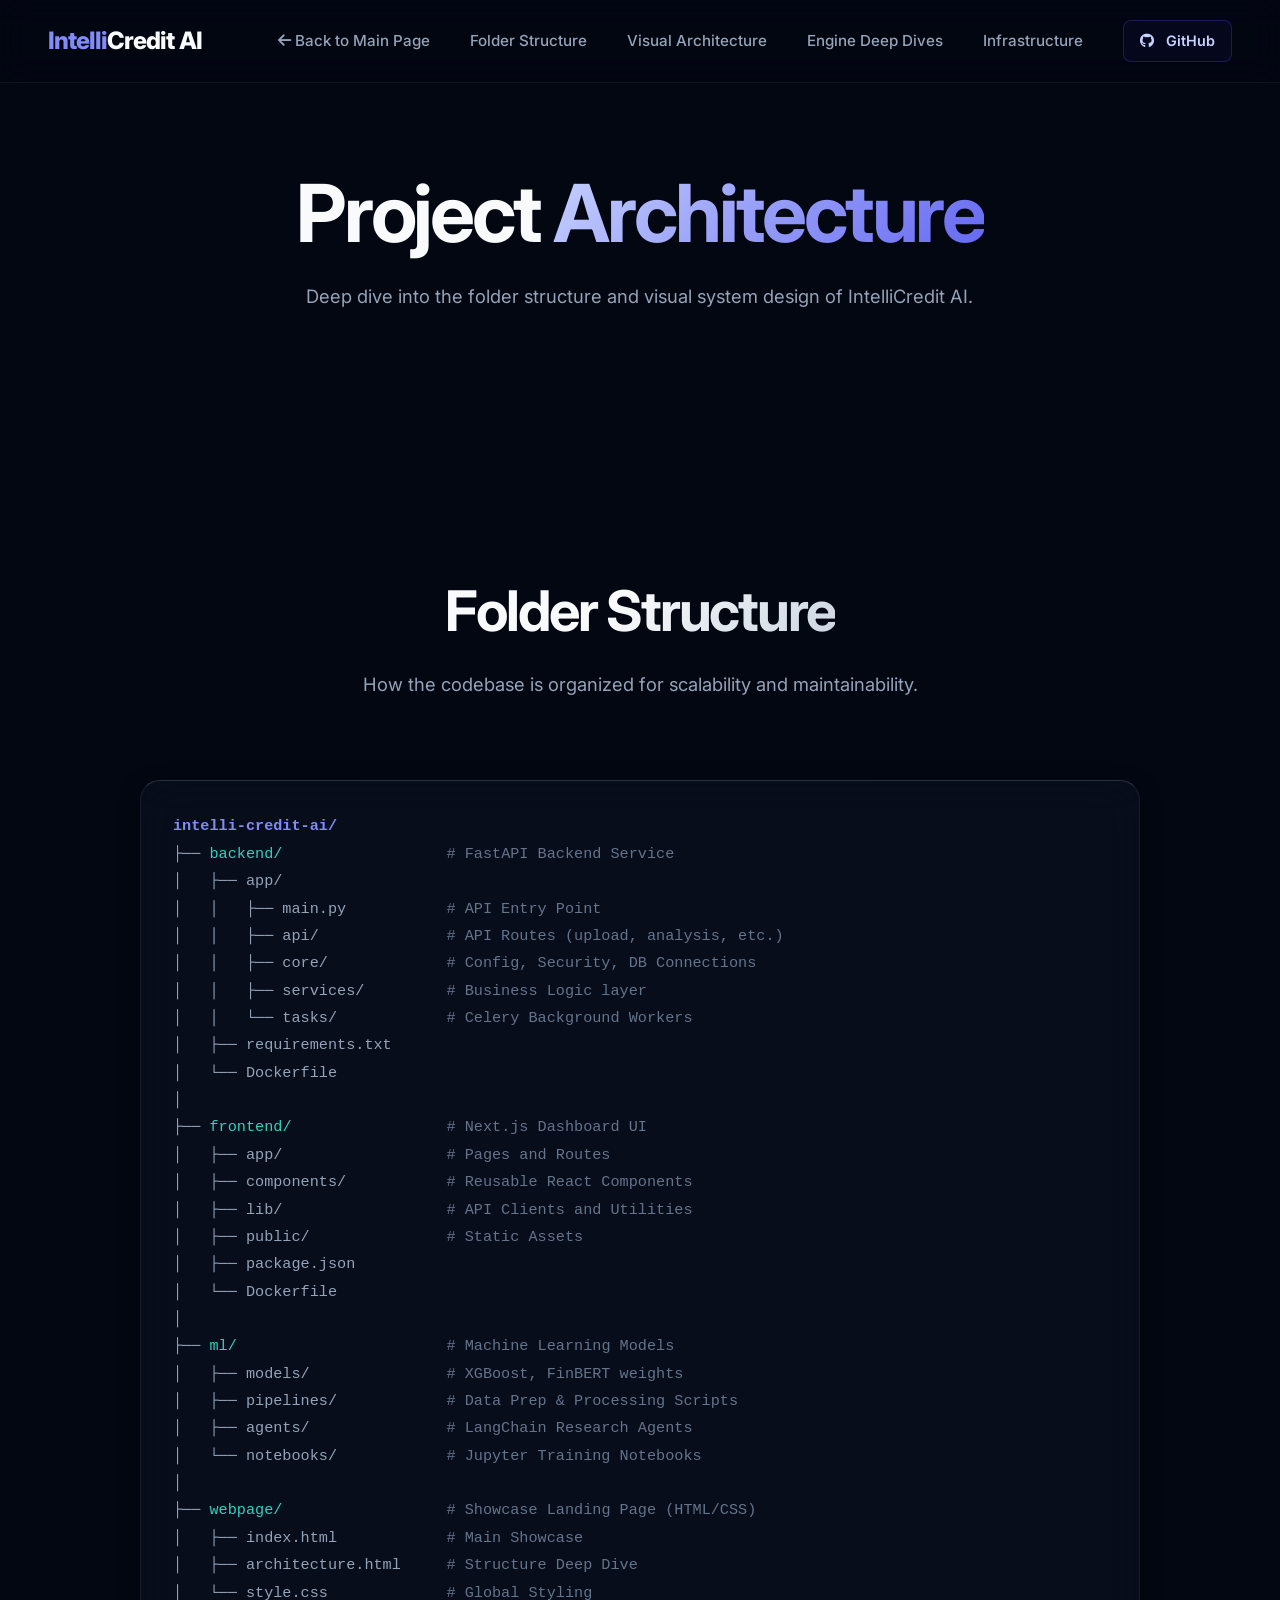
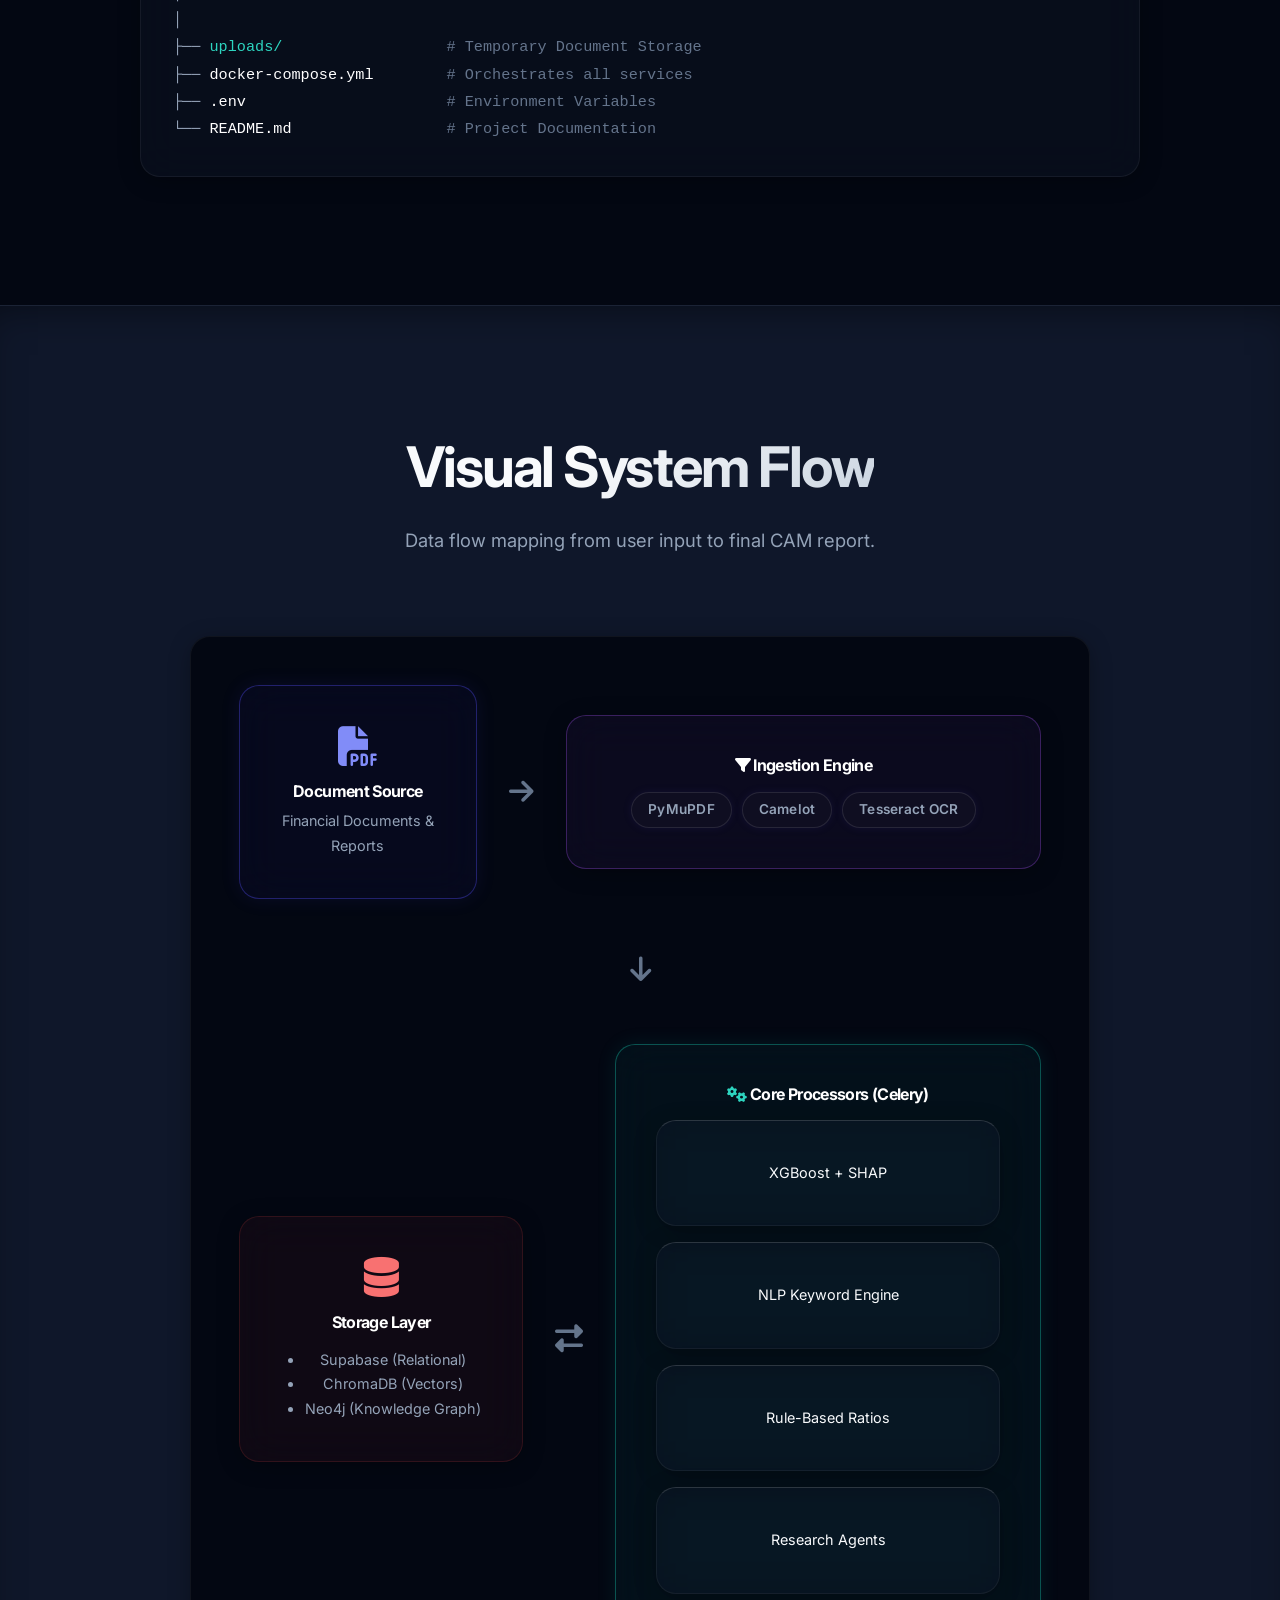
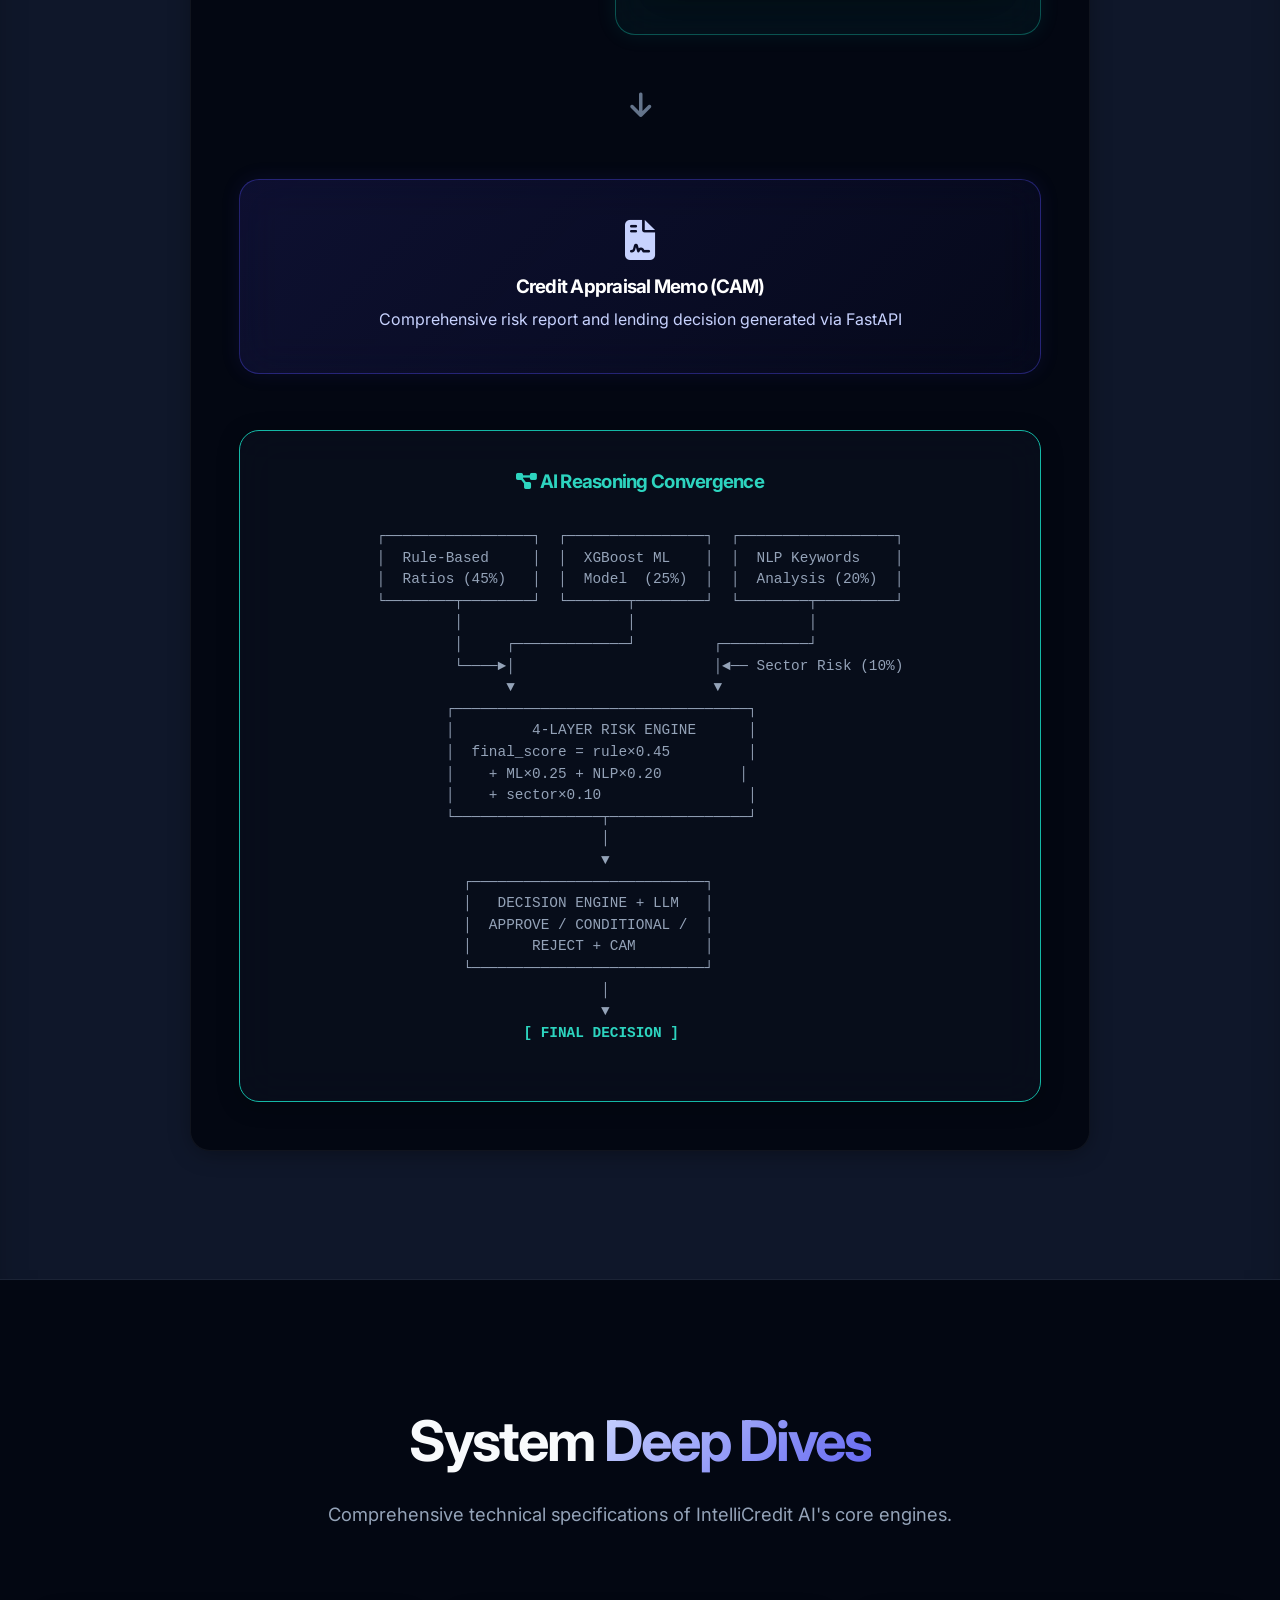
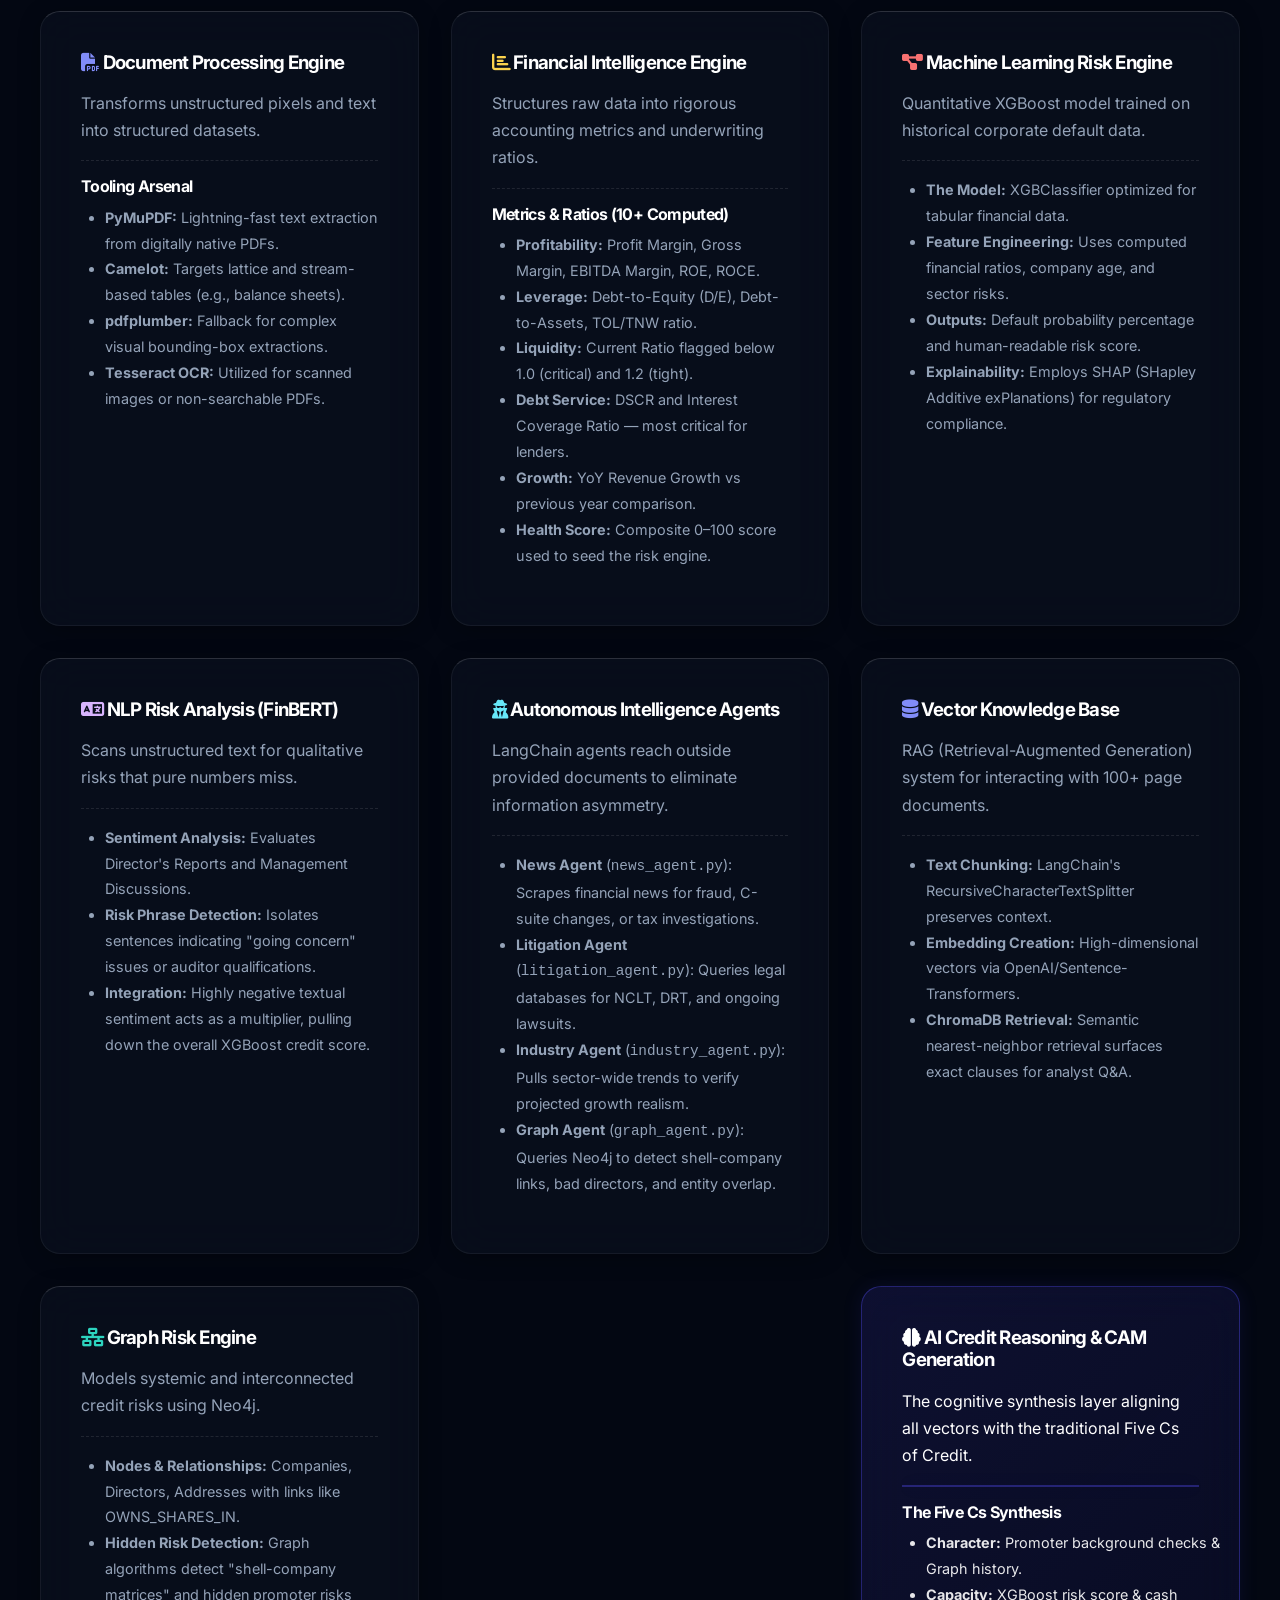
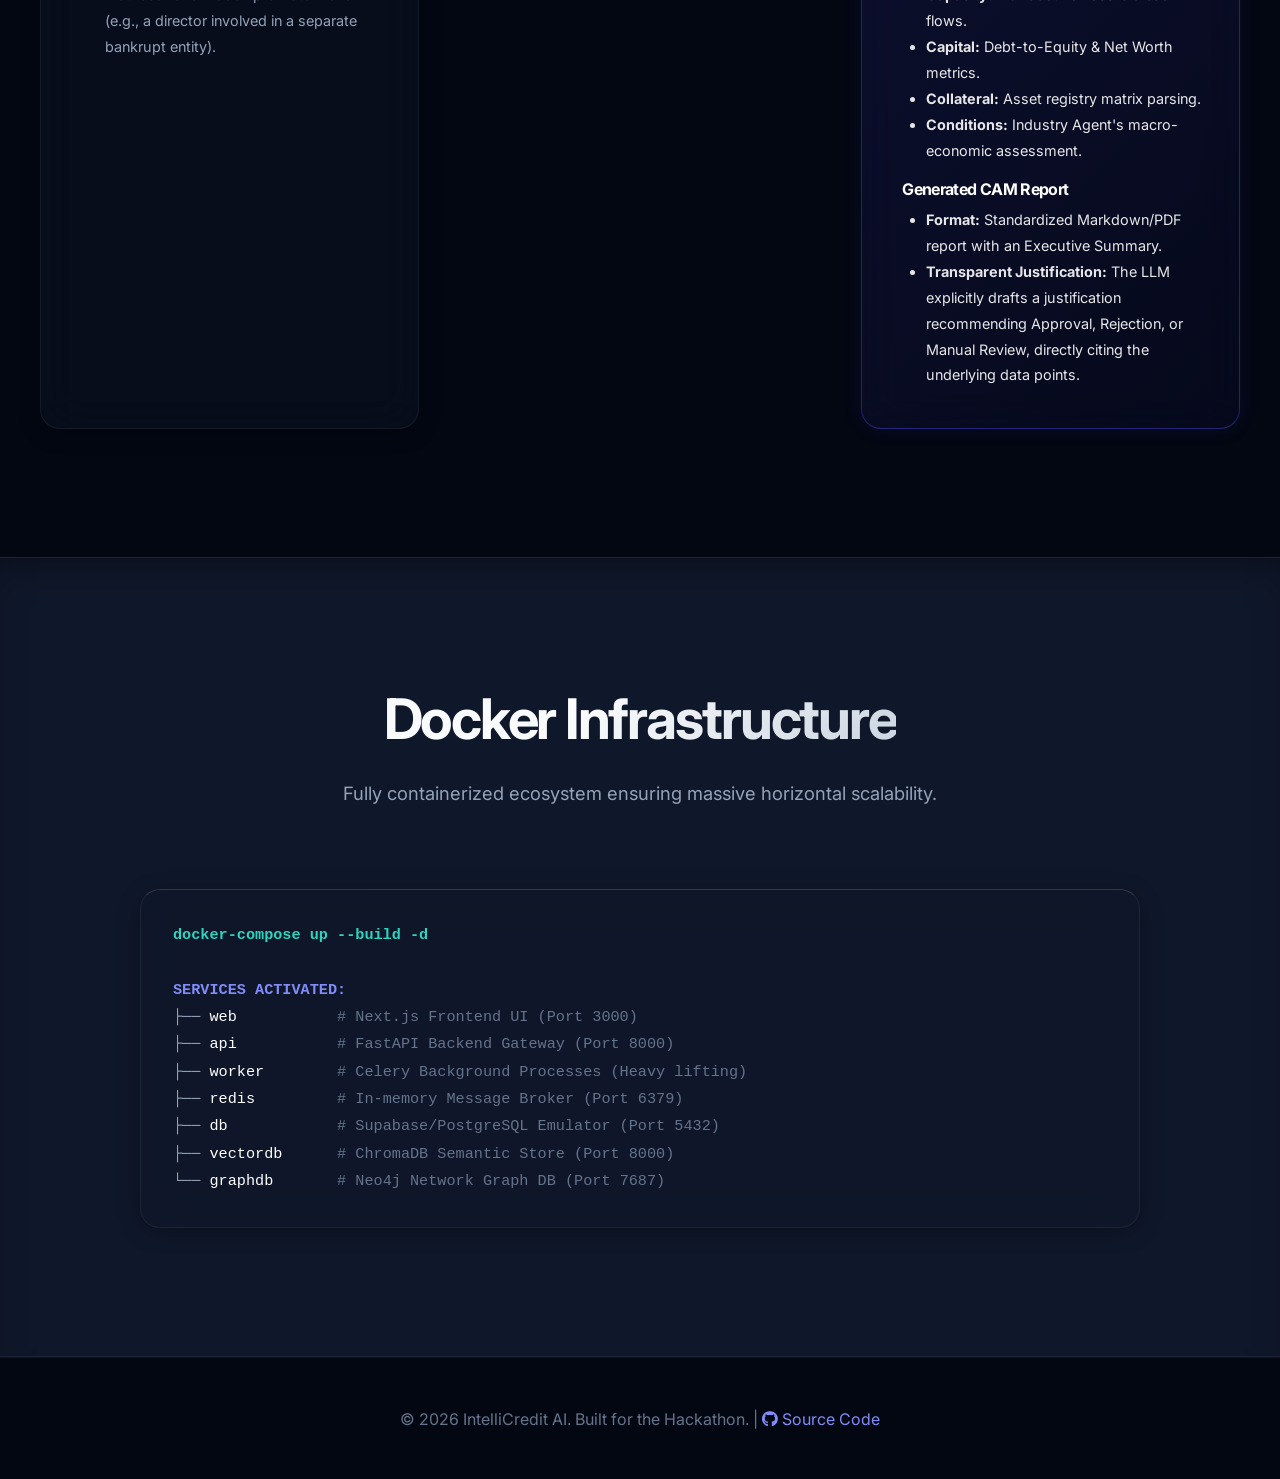
<file: architecture.html>
<!DOCTYPE html>
<html lang="en">

<head>
    <meta charset="UTF-8">
    <meta name="viewport" content="width=device-width, initial-scale=1.0">
    <title>IntelliCredit AI - Architecture & Structure</title>
    <!-- Favicon -->
    <link rel="icon" href="data:image/svg+xml,<svg xmlns='http://www.w3.org/2000/svg' viewBox='0 0 100 100'><text y='.9em' font-size='90'>🧠</text></svg>">
    <link rel="stylesheet" href="https://cdnjs.cloudflare.com/ajax/libs/font-awesome/6.4.0/css/all.min.css">
    <link href="https://fonts.googleapis.com/css2?family=Inter:wght@300;400;500;600;700;800&display=swap"
        rel="stylesheet">
    <link rel="stylesheet" href="style.css">
</head>

<body>
    <div class="bg-gradient-radial"></div>

    <header class="header">
        <div class="logo">
            <span class="text-primary">Intelli</span>Credit AI
        </div>
        <nav class="nav-links">
            <a href="index.html"><i class="fas fa-arrow-left"></i> Back to Main Page</a>
            <a href="#structure">Folder Structure</a>
            <a href="#visuals">Visual Architecture</a>
            <a href="#engines">Engine Deep Dives</a>
            <a href="#infrastructure">Infrastructure</a>
            <a href="https://github.com/manav-Mnv/intelli-credit-ai-1.0.git" target="_blank" class="btn btn-outline-primary btn-sm"><i class="fab fa-github"></i> GitHub</a>
        </nav>
    </header>

    <section class="section hero" style="min-height: 50vh; padding-top: 10rem;">
        <div class="container text-center hero-content">
            <h1 class="animate-fade-in mb-1">
                Project <span class="text-gradient-primary">Architecture</span>
            </h1>
            <p class="animate-fade-in text-secondary subtitle delay-1">
                Deep dive into the folder structure and visual system design of IntelliCredit AI.
            </p>
        </div>
    </section>

    <!-- Project Structure Section -->
    <section class="section container" id="structure">
        <div class="section-header text-center">
            <h2>Folder <span class="text-gradient">Structure</span></h2>
            <p class="text-secondary subtitle">
                How the codebase is organized for scalability and maintainability.
            </p>
        </div>

        <div class="glass-card max-w-1000 mx-auto" style="overflow-x: auto; padding: 2rem;">
            <pre style="font-family: monospace; color: var(--text-secondary); line-height: 1.8; font-size: 0.95rem;">
<span class="text-primary bold">intelli-credit-ai/</span>
├── <span class="text-accent">backend/</span>                  <span class="text-muted"># FastAPI Backend Service</span>
│   ├── app/
│   │   ├── main.py           <span class="text-muted"># API Entry Point</span>
│   │   ├── api/              <span class="text-muted"># API Routes (upload, analysis, etc.)</span>
│   │   ├── core/             <span class="text-muted"># Config, Security, DB Connections</span>
│   │   ├── services/         <span class="text-muted"># Business Logic layer</span>
│   │   └── tasks/            <span class="text-muted"># Celery Background Workers</span>
│   ├── requirements.txt
│   └── Dockerfile
│
├── <span class="text-accent">frontend/</span>                 <span class="text-muted"># Next.js Dashboard UI</span>
│   ├── app/                  <span class="text-muted"># Pages and Routes</span>
│   ├── components/           <span class="text-muted"># Reusable React Components</span>
│   ├── lib/                  <span class="text-muted"># API Clients and Utilities</span>
│   ├── public/               <span class="text-muted"># Static Assets</span>
│   ├── package.json
│   └── Dockerfile
│
├── <span class="text-accent">ml/</span>                       <span class="text-muted"># Machine Learning Models</span>
│   ├── models/               <span class="text-muted"># XGBoost, FinBERT weights</span>
│   ├── pipelines/            <span class="text-muted"># Data Prep & Processing Scripts</span>
│   ├── agents/               <span class="text-muted"># LangChain Research Agents</span>
│   └── notebooks/            <span class="text-muted"># Jupyter Training Notebooks</span>
│
├── <span class="text-accent">webpage/</span>                  <span class="text-muted"># Showcase Landing Page (HTML/CSS)</span>
│   ├── index.html            <span class="text-muted"># Main Showcase</span>
│   ├── architecture.html     <span class="text-muted"># Structure Deep Dive</span>
│   └── style.css             <span class="text-muted"># Global Styling</span>
│
├── <span class="text-accent">uploads/</span>                  <span class="text-muted"># Temporary Document Storage</span>
├── <span class="text-white">docker-compose.yml</span>        <span class="text-muted"># Orchestrates all services</span>
├── <span class="text-white">.env</span>                      <span class="text-muted"># Environment Variables</span>
└── <span class="text-white">README.md</span>                 <span class="text-muted"># Project Documentation</span></pre>
        </div>
    </section>

    <!-- Visual Architecture Section -->
    <section class="section bg-secondary" id="visuals">
        <div class="container">
            <div class="section-header text-center">
                <h2>Visual <span class="text-gradient">System Flow</span></h2>
                <p class="text-secondary subtitle">
                    Data flow mapping from user input to final CAM report.
                </p>
            </div>

            <div class="architecture-diagram glass-card max-w-1000 mx-auto" style="background: var(--background);">

                <div class="flex-between w-100" style="gap: 2rem;">
                    <!-- User Input -->
                    <div style="flex: 1;">
                        <div class="glass-card text-center bg-primary-faint border-primary">
                            <i class="fas fa-file-pdf text-primary icon-xl mb-1"></i>
                            <h4 class="text-white">Document Source</h4>
                            <p class="text-secondary text-small mt-05">Financial Documents & Reports</p>
                        </div>
                    </div>

                    <i class="fas fa-arrow-right text-muted icon-large"></i>

                    <!-- Ingestion Layer -->
                    <div style="flex: 2;">
                        <div class="glass-card text-center bg-purple-faint border-purple">
                            <h4 class="text-white mb-1"><i class="fas fa-filter text-purple"></i> Ingestion Engine</h4>
                            <div class="badge-group center">
                                <span class="badge border-muted">PyMuPDF</span>
                                <span class="badge border-muted">Camelot</span>
                                <span class="badge border-muted">Tesseract OCR</span>
                            </div>
                        </div>
                    </div>
                </div>

                <div class="w-100 text-center my-2" style="margin: 2rem 0;">
                    <i class="fas fa-arrow-down text-muted icon-large"></i>
                </div>

                <div class="flex-between w-100" style="gap: 2rem;">
                    <!-- Data Lake -->
                    <div style="flex: 1;">
                        <div class="glass-card text-center bg-danger-faint border-danger h-100">
                            <i class="fas fa-database text-danger icon-xl mb-1"></i>
                            <h4 class="text-white">Storage Layer</h4>
                            <ul class="text-secondary text-left text-small mt-1" style="padding-left: 1.5rem;">
                                <li>Supabase (Relational)</li>
                                <li>ChromaDB (Vectors)</li>
                                <li>Neo4j (Knowledge Graph)</li>
                            </ul>
                        </div>
                    </div>

                    <div style="display: flex; flex-direction: column; justify-content: space-around;">
                        <i class="fas fa-exchange-alt text-muted icon-large"></i>
                    </div>

                    <!-- Processing Engine -->
                    <div style="flex: 1.5;">
                        <div class="glass-card text-center bg-accent-faint border-accent">
                            <h4 class="text-white mb-1"><i class="fas fa-cogs text-accent"></i> Core Processors (Celery)
                            </h4>
                            <div class="grid grid-2" style="gap: 1rem;">
                                <div class="glass-card p-1 text-small">XGBoost + SHAP</div>
                                <div class="glass-card p-1 text-small">NLP Keyword Engine</div>
                                <div class="glass-card p-1 text-small">Rule-Based Ratios</div>
                                <div class="glass-card p-1 text-small">Research Agents</div>
                            </div>
                        </div>
                    </div>
                </div>

                <div class="w-100 text-center my-2" style="margin: 2rem 0;">
                    <i class="fas fa-arrow-down text-muted icon-large"></i>
                </div>

                <!-- Final Output -->
                <div class="glass-card text-center primary-glow-bg border-primary w-100">
                    <i class="fas fa-file-contract icon-xl mb-1"></i>
                    <h3 class="text-white">Credit Appraisal Memo (CAM)</h3>
                    <p class="mt-05 font-bold">Comprehensive risk report and lending decision generated via FastAPI</p>
                </div>

                <!-- AI Reasoning Convergence Graph -->
                <div class="glass-card text-center bg-secondary w-100 mt-2"
                    style="border: 1px solid var(--accent); position: relative;">
                    <h3 class="text-accent mb-1"><i class="fas fa-project-diagram"></i> AI Reasoning Convergence</h3>
                    <div style="overflow-x: auto; padding: 1rem;">
                        <pre
                            style="font-family: monospace; color: var(--text-secondary); line-height: 1.5; font-size: 0.9rem; text-align: left; display: inline-block;">
┌─────────────────┐  ┌────────────────┐  ┌──────────────────┐
│  Rule-Based     │  │  XGBoost ML    │  │  NLP Keywords    │
│  Ratios (45%)   │  │  Model  (25%)  │  │  Analysis (20%)  │
└────────┬────────┘  └───────┬────────┘  └────────┬─────────┘
         │                   │                    │
         │     ┌─────────────┘         ┌──────────┘
         └────►│                       │◄── Sector Risk (10%)
               ▼                       ▼
        ┌──────────────────────────────────┐
        │         4-LAYER RISK ENGINE      │
        │  final_score = rule×0.45         │
        │    + ML×0.25 + NLP×0.20         │
        │    + sector×0.10                 │
        └─────────────────┬────────────────┘
                          │
                          ▼
          ┌───────────────────────────┐
          │   DECISION ENGINE + LLM   │
          │  APPROVE / CONDITIONAL /  │
          │       REJECT + CAM        │
          └───────────────────────────┘
                          │
                          ▼
                 <span class="text-accent bold">[ FINAL DECISION ]</span></pre>
                    </div>
                </div>

            </div>
        </div>
    </section>

    <!-- Deep Dive: Engines -->
    <section class="section container" id="engines">
        <div class="section-header text-center">
            <h2>System <span class="text-gradient-primary">Deep Dives</span></h2>
            <p class="text-secondary subtitle">
                Comprehensive technical specifications of IntelliCredit AI's core engines.
            </p>
        </div>

        <div class="grid grid-2" style="gap: 2rem;">

            <!-- Document Engine -->
            <div class="glass-card">
                <div class="flex-between mb-1">
                    <h3 class="text-white"><i class="fas fa-file-pdf text-primary mr-05"></i> Document Processing Engine
                    </h3>
                </div>
                <p class="text-secondary mb-1">Transforms unstructured pixels and text into structured datasets.</p>
                <div class="divider mb-1"></div>
                <h4 class="text-white mb-05">Tooling Arsenal</h4>
                <ul class="text-secondary text-small mb-1" style="padding-left: 1.5rem; line-height: 1.8;">
                    <li><strong>PyMuPDF:</strong> Lightning-fast text extraction from digitally native PDFs.</li>
                    <li><strong>Camelot:</strong> Targets lattice and stream-based tables (e.g., balance sheets).</li>
                    <li><strong>pdfplumber:</strong> Fallback for complex visual bounding-box extractions.</li>
                    <li><strong>Tesseract OCR:</strong> Utilized for scanned images or non-searchable PDFs.</li>
                </ul>
            </div>

            <!-- Financial Intelligence Engine -->
            <div class="glass-card">
                <div class="flex-between mb-1">
                    <h3 class="text-white"><i class="fas fa-chart-bar icon-orange mr-05"></i> Financial Intelligence
                        Engine</h3>
                </div>
                <p class="text-secondary mb-1">Structures raw data into rigorous accounting metrics and underwriting
                    ratios.</p>
                <div class="divider mb-1"></div>
                <h4 class="text-white mb-05">Metrics & Ratios (10+ Computed)</h4>
                <ul class="text-secondary text-small mb-1" style="padding-left: 1.5rem; line-height: 1.8;">
                    <li><strong>Profitability:</strong> Profit Margin, Gross Margin, EBITDA Margin, ROE, ROCE.</li>
                    <li><strong>Leverage:</strong> Debt-to-Equity (D/E), Debt-to-Assets, TOL/TNW ratio.</li>
                    <li><strong>Liquidity:</strong> Current Ratio flagged below 1.0 (critical) and 1.2 (tight).</li>
                    <li><strong>Debt Service:</strong> DSCR and Interest Coverage Ratio — most critical for lenders.</li>
                    <li><strong>Growth:</strong> YoY Revenue Growth vs previous year comparison.</li>
                    <li><strong>Health Score:</strong> Composite 0–100 score used to seed the risk engine.</li>
                </ul>
            </div>

            <!-- Machine Learning Risk Engine -->
            <div class="glass-card">
                <div class="flex-between mb-1">
                    <h3 class="text-white"><i class="fas fa-project-diagram text-danger mr-05"></i> Machine Learning
                        Risk Engine</h3>
                </div>
                <p class="text-secondary mb-1">Quantitative XGBoost model trained on historical corporate default data.
                </p>
                <div class="divider mb-1"></div>
                <ul class="text-secondary text-small mb-1" style="padding-left: 1.5rem; line-height: 1.8;">
                    <li><strong>The Model:</strong> XGBClassifier optimized for tabular financial data.</li>
                    <li><strong>Feature Engineering:</strong> Uses computed financial ratios, company age, and sector
                        risks.</li>
                    <li><strong>Outputs:</strong> Default probability percentage and human-readable risk score.</li>
                    <li><strong>Explainability:</strong> Employs SHAP (SHapley Additive exPlanations) for regulatory
                        compliance.</li>
                </ul>
            </div>

            <!-- NLP Risk Analysis -->
            <div class="glass-card">
                <div class="flex-between mb-1">
                    <h3 class="text-white"><i class="fas fa-language icon-purple mr-05"></i> NLP Risk Analysis (FinBERT)
                    </h3>
                </div>
                <p class="text-secondary mb-1">Scans unstructured text for qualitative risks that pure numbers miss.</p>
                <div class="divider mb-1"></div>
                <ul class="text-secondary text-small mb-1" style="padding-left: 1.5rem; line-height: 1.8;">
                    <li><strong>Sentiment Analysis:</strong> Evaluates Director's Reports and Management Discussions.
                    </li>
                    <li><strong>Risk Phrase Detection:</strong> Isolates sentences indicating "going concern" issues or
                        auditor qualifications.</li>
                    <li><strong>Integration:</strong> Highly negative textual sentiment acts as a multiplier, pulling
                        down the overall XGBoost credit score.</li>
                </ul>
            </div>

            <!-- Autonomous Intelligence Agents -->
            <div class="glass-card">
                <div class="flex-between mb-1">
                    <h3 class="text-white"><i class="fas fa-user-secret icon-cyan mr-05"></i> Autonomous Intelligence
                        Agents</h3>
                </div>
                <p class="text-secondary mb-1">LangChain agents reach outside provided documents to eliminate
                    information asymmetry.</p>
                <div class="divider mb-1"></div>
                <ul class="text-secondary text-small mb-1" style="padding-left: 1.5rem; line-height: 1.8;">
                    <li><strong>News Agent</strong> (<code>news_agent.py</code>): Scrapes financial news for fraud, C-suite changes, or tax investigations.</li>
                    <li><strong>Litigation Agent</strong> (<code>litigation_agent.py</code>): Queries legal databases for NCLT, DRT, and ongoing lawsuits.</li>
                    <li><strong>Industry Agent</strong> (<code>industry_agent.py</code>): Pulls sector-wide trends to verify projected growth realism.</li>
                    <li><strong>Graph Agent</strong> (<code>graph_agent.py</code>): Queries Neo4j to detect shell-company links, bad directors, and entity overlap.</li>
                </ul>
            </div>

            <!-- Vector Knowledge Base -->
            <div class="glass-card">
                <div class="flex-between mb-1">
                    <h3 class="text-white"><i class="fas fa-database text-primary mr-05"></i> Vector Knowledge Base</h3>
                </div>
                <p class="text-secondary mb-1">RAG (Retrieval-Augmented Generation) system for interacting with 100+
                    page documents.</p>
                <div class="divider mb-1"></div>
                <ul class="text-secondary text-small mb-1" style="padding-left: 1.5rem; line-height: 1.8;">
                    <li><strong>Text Chunking:</strong> LangChain's RecursiveCharacterTextSplitter preserves context.
                    </li>
                    <li><strong>Embedding Creation:</strong> High-dimensional vectors via OpenAI/Sentence-Transformers.
                    </li>
                    <li><strong>ChromaDB Retrieval:</strong> Semantic nearest-neighbor retrieval surfaces exact clauses
                        for analyst Q&A.</li>
                </ul>
            </div>

            <!-- Graph Risk Engine -->
            <div class="glass-card">
                <div class="flex-between mb-1">
                    <h3 class="text-white"><i class="fas fa-network-wired text-accent mr-05"></i> Graph Risk Engine</h3>
                </div>
                <p class="text-secondary mb-1">Models systemic and interconnected credit risks using Neo4j.</p>
                <div class="divider mb-1"></div>
                <ul class="text-secondary text-small mb-1" style="padding-left: 1.5rem; line-height: 1.8;">
                    <li><strong>Nodes & Relationships:</strong> Companies, Directors, Addresses with links like
                        OWNS_SHARES_IN.</li>
                    <li><strong>Hidden Risk Detection:</strong> Graph algorithms detect "shell-company matrices" and
                        hidden promoter risks (e.g., a director involved in a separate bankrupt entity).</li>
                </ul>
            </div>

            <!-- AI Credit Reasoning & CAM -->
            <div class="glass-card primary-glow-bg border-primary w-100" style="grid-column: span 1 / -1;">
                <div class="flex-between mb-1">
                    <h3 class="text-white"><i class="fas fa-brain text-white mr-05"></i> AI Credit Reasoning & CAM
                        Generation</h3>
                </div>
                <p class="text-white mb-1">The cognitive synthesis layer aligning all vectors with the traditional Five
                    Cs of Credit.</p>
                <div class="divider mb-1 border-primary"></div>
                <div class="grid grid-2" style="gap: 1rem;">
                    <div>
                        <h4 class="text-white mb-05">The Five Cs Synthesis</h4>
                        <ul class="text-white text-small" style="padding-left: 1.5rem; opacity: 0.9; line-height: 1.8;">
                            <li><strong>Character:</strong> Promoter background checks & Graph history.</li>
                            <li><strong>Capacity:</strong> XGBoost risk score & cash flows.</li>
                            <li><strong>Capital:</strong> Debt-to-Equity & Net Worth metrics.</li>
                            <li><strong>Collateral:</strong> Asset registry matrix parsing.</li>
                            <li><strong>Conditions:</strong> Industry Agent's macro-economic assessment.</li>
                        </ul>
                    </div>
                    <div>
                        <h4 class="text-white mb-05">Generated CAM Report</h4>
                        <ul class="text-white text-small" style="padding-left: 1.5rem; opacity: 0.9; line-height: 1.8;">
                            <li><strong>Format:</strong> Standardized Markdown/PDF report with an Executive Summary.
                            </li>
                            <li><strong>Transparent Justification:</strong> The LLM explicitly drafts a justification
                                recommending Approval, Rejection, or Manual Review, directly citing the underlying data
                                points.</li>
                        </ul>
                    </div>
                </div>
            </div>

        </div>
    </section>

    <!-- Deep Dive: Infrastructure -->
    <section class="section bg-secondary" id="infrastructure">
        <div class="container">
            <div class="section-header text-center">
                <h2>Docker <span class="text-gradient">Infrastructure</span></h2>
                <p class="text-secondary subtitle">
                    Fully containerized ecosystem ensuring massive horizontal scalability.
                </p>
            </div>

            <div class="glass-card max-w-1000 mx-auto" style="overflow-x: auto; padding: 2rem;">
                <pre
                    style="font-family: monospace; color: var(--text-secondary); line-height: 1.8; font-size: 0.95rem;">
<span class="text-accent bold">docker-compose up --build -d</span>

<span class="text-primary bold">SERVICES ACTIVATED:</span>
├── <span class="text-white">web</span>           <span class="text-muted"># Next.js Frontend UI (Port 3000)</span>
├── <span class="text-white">api</span>           <span class="text-muted"># FastAPI Backend Gateway (Port 8000)</span>
├── <span class="text-white">worker</span>        <span class="text-muted"># Celery Background Processes (Heavy lifting)</span>
├── <span class="text-white">redis</span>         <span class="text-muted"># In-memory Message Broker (Port 6379)</span>
├── <span class="text-white">db</span>            <span class="text-muted"># Supabase/PostgreSQL Emulator (Port 5432)</span>
├── <span class="text-white">vectordb</span>      <span class="text-muted"># ChromaDB Semantic Store (Port 8000)</span>
└── <span class="text-white">graphdb</span>       <span class="text-muted"># Neo4j Network Graph DB (Port 7687)</span></pre>
            </div>
        </div>
    </section>

    <!-- Footer -->
    <footer class="footer">
        <p>© 2026 IntelliCredit AI. Built for the Hackathon. | <a href="https://github.com/manav-Mnv/intelli-credit-ai-1.0.git" target="_blank" class="text-primary"><i class="fab fa-github"></i> Source Code</a></p>
    </footer>

</body>

</html>
</file>
<file: style.css>
/* Global Variables and Premium Aesthetics */
:root {
    --background: #030712;
    /* Very dark slate */
    --foreground: #f8fafc;

    --primary: #4f46e5;
    /* Indigo */
    --primary-hover: #4338ca;
    --primary-glow: rgba(79, 70, 229, 0.5);

    --secondary: #0f172a;
    --secondary-border: rgba(255, 255, 255, 0.05);

    --accent: #14b8a6;
    /* Teal */
    --danger: #ef4444;
    /* Rose/Red */

    --card-bg: rgba(30, 41, 59, 0.3);
    /* Slate 800 with opacity */
    --card-border: rgba(255, 255, 255, 0.08);
    --card-border-highlight: rgba(255, 255, 255, 0.15);
    /* Top border for 3D effect */

    --glass-bg: rgba(15, 23, 42, 0.4);
    --glass-border: rgba(255, 255, 255, 0.06);

    --text-primary: #ffffff;
    --text-secondary: #94a3b8;
    /* Slate 400 */
    --text-muted: #64748b;
    /* Slate 500 */
}

/* Reset & Base Styles */
* {
    box-sizing: border-box;
    padding: 0;
    margin: 0;
}

html,
body {
    max-width: 100vw;
    overflow-x: hidden;
    font-family: 'Inter', -apple-system, sans-serif;
    background-color: var(--background);
    color: var(--foreground);
    scroll-behavior: smooth;
    line-height: 1.7;
    -webkit-font-smoothing: antialiased;
    -moz-osx-font-smoothing: grayscale;
}

/* Subtle Animated Noise Background */
body::before {
    content: '';
    position: fixed;
    top: 0;
    left: 0;
    width: 100vw;
    height: 100vh;
    background-image: url("data:image/svg+xml,%3Csvg viewBox='0 0 200 200' xmlns='http://www.w3.org/2000/svg'%3E%3Cfilter id='noiseFilter'%3E%3CfeTurbulence type='fractalNoise' baseFrequency='0.65' numOctaves='3' stitchTiles='stitch'/%3E%3C/filter%3E%3Crect width='100%25' height='100%25' filter='url(%23noiseFilter)'/%3E%3C/svg%3E");
    opacity: 0.03;
    z-index: -2;
    pointer-events: none;
}

a {
    color: inherit;
    text-decoration: none;
}

h1,
h2,
h3,
h4,
h5,
h6 {
    font-weight: 700;
    letter-spacing: -0.04em;
    line-height: 1.2;
}

/* Typography Utilities */
.text-center {
    text-align: center;
}

.text-primary {
    color: #818cf8;
}

.text-secondary {
    color: var(--text-secondary);
}

.text-muted {
    color: var(--text-muted);
}

.text-accent {
    color: #2dd4bf;
}

.text-danger {
    color: #f87171;
}

.text-white {
    color: #ffffff;
}

.bold {
    font-weight: 700;
}

.mb-05 {
    margin-bottom: 0.5rem;
}

.mb-1 {
    margin-bottom: 1rem;
}

.mb-2 {
    margin-bottom: 2rem;
}

.mt-05 {
    margin-top: 0.5rem;
}

.mt-1 {
    margin-top: 1rem;
}

.mt-2 {
    margin-top: 2rem;
}

.pt-05 {
    padding-top: 0.5rem;
}

.pt-1 {
    padding-top: 1rem;
}

.text-gradient {
    background: linear-gradient(135deg, #ffffff 0%, #cbd5e1 100%);
    -webkit-background-clip: text;
    -webkit-text-fill-color: transparent;
    background-clip: text;
}

.text-gradient-primary {
    background: linear-gradient(135deg, #c7d2fe 0%, #6366f1 100%);
    -webkit-background-clip: text;
    -webkit-text-fill-color: transparent;
    background-clip: text;
}

/* Layout Utilities */
.container {
    max-width: 1200px;
    margin: 0 auto;
    padding: 0 2rem;
}

.section {
    padding: 8rem 0;
    position: relative;
}

.bg-secondary {
    background-color: var(--secondary);
    border-top: 1px solid var(--secondary-border);
    border-bottom: 1px solid var(--secondary-border);
    box-shadow: inset 0 20px 40px -20px rgba(0, 0, 0, 0.5);
}

.subtitle {
    font-size: 1.15rem;
    max-width: 700px;
    margin: 0 auto;
    color: var(--text-secondary);
}

.section-header {
    margin-bottom: 5rem;
}

.section-header h2 {
    font-size: 3.5rem;
    margin-bottom: 1.5rem;
}

.grid {
    display: grid;
    gap: 2rem;
}

.grid-2 {
    grid-template-columns: repeat(auto-fit, minmax(320px, 1fr));
}

.grid-3 {
    grid-template-columns: repeat(auto-fit, minmax(300px, 1fr));
}

.w-100 {
    width: 100%;
}

.max-w-1000 {
    max-width: 1000px;
}

.mx-auto {
    margin-left: auto;
    margin-right: auto;
}

.flex-between {
    display: flex;
    justify-content: space-between;
    align-items: center;
}

.relative-z {
    position: relative;
    z-index: 1;
}

/* Premium Components */
.glass-card {
    background: var(--glass-bg);
    backdrop-filter: blur(20px);
    -webkit-backdrop-filter: blur(20px);
    border: 1px solid var(--glass-border);
    border-top: 1px solid var(--card-border-highlight);
    border-radius: 20px;
    padding: 2.5rem;
    box-shadow: 0 4px 24px -4px rgba(0, 0, 0, 0.4);
    transition: all 0.4s cubic-bezier(0.175, 0.885, 0.32, 1.275);
    /* Smooth modern bounce */
}

.glass-card:hover {
    border-color: rgba(255, 255, 255, 0.15);
    transform: translateY(-5px) scale(1.01);
    box-shadow: 0 20px 40px -10px rgba(0, 0, 0, 0.6), 0 0 20px 0 var(--primary-glow) inset;
}

.btn {
    display: inline-flex;
    align-items: center;
    justify-content: center;
    padding: 0.875rem 1.75rem;
    border-radius: 12px;
    font-weight: 600;
    transition: all 0.3s ease;
    cursor: pointer;
    border: none;
    gap: 0.75rem;
    font-size: 1.05rem;
}

.btn-sm {
    padding: 0.5rem 1rem;
    font-size: 0.9rem;
    border-radius: 8px;
}

.btn-primary {
    background: linear-gradient(135deg, var(--primary), var(--primary-hover));
    color: white;
    box-shadow: 0 4px 15px var(--primary-glow), inset 0 1px 0 rgba(255, 255, 255, 0.2);
    border: 1px solid rgba(255, 255, 255, 0.1);
}

.btn-primary:hover {
    box-shadow: 0 8px 25px var(--primary-glow), inset 0 1px 0 rgba(255, 255, 255, 0.3);
    transform: translateY(-2px);
    filter: brightness(1.1);
}

.btn-secondary {
    background: rgba(255, 255, 255, 0.03);
    color: white;
    border: 1px solid rgba(255, 255, 255, 0.1);
    backdrop-filter: blur(10px);
}

.btn-secondary:hover {
    background: rgba(255, 255, 255, 0.08);
    border-color: rgba(255, 255, 255, 0.25);
    transform: translateY(-2px);
}

.btn-outline-primary {
    background: rgba(79, 70, 229, 0.05);
    color: #c7d2fe;
    border: 1px solid rgba(79, 70, 229, 0.3);
}

.btn-outline-primary:hover {
    background: rgba(79, 70, 229, 0.15);
    border-color: var(--primary);
    color: #fff;
}

.badge {
    display: inline-flex;
    align-items: center;
    padding: 0.35rem 1rem;
    border-radius: 999px;
    font-size: 0.85rem;
    font-weight: 600;
    letter-spacing: 0.02em;
    background: rgba(79, 70, 229, 0.1);
    color: #818cf8;
    border: 1px solid rgba(79, 70, 229, 0.25);
    box-shadow: 0 0 10px rgba(79, 70, 229, 0.1);
}

.badge-group {
    display: flex;
    flex-wrap: wrap;
    gap: 0.6rem;
}

.badge-group.center {
    justify-content: center;
}

.badge.border-muted {
    background: rgba(255, 255, 255, 0.02);
    color: var(--text-secondary);
    border-color: rgba(255, 255, 255, 0.1);
}

.icon-box {
    padding: 1.25rem;
    border-radius: 16px;
    display: inline-flex;
    align-items: center;
    justify-content: center;
    background: rgba(255, 255, 255, 0.03);
    border: 1px solid rgba(255, 255, 255, 0.05);
    box-shadow: inset 0 1px 0 rgba(255, 255, 255, 0.1);
}

.icon-rounded {
    width: 64px;
    height: 64px;
    background: rgba(255, 255, 255, 0.03);
    border-radius: 50%;
    display: flex;
    align-items: center;
    justify-content: center;
    box-shadow: 0 4px 15px rgba(0, 0, 0, 0.2), inset 0 1px 0 rgba(255, 255, 255, 0.1);
    border: 1px solid rgba(255, 255, 255, 0.05);
}

.icon-rounded i {
    font-size: 1.75rem;
}

.icon-large {
    font-size: 1.75rem;
}

.icon-xl {
    font-size: 2.5rem;
}

/* Themes */
.danger-bg {
    background: linear-gradient(135deg, rgba(239, 68, 68, 0.1), rgba(220, 38, 38, 0.05));
    color: #fca5a5;
    border-color: rgba(239, 68, 68, 0.2);
}

.primary-glow-bg {
    background: linear-gradient(135deg, rgba(79, 70, 229, 0.15), rgba(67, 56, 202, 0.05));
    color: #c7d2fe;
    border-color: rgba(79, 70, 229, 0.3);
}

.accent-bg {
    background: linear-gradient(135deg, rgba(20, 184, 166, 0.15), rgba(13, 148, 136, 0.05));
    color: #5eead4;
    border-color: rgba(20, 184, 166, 0.3);
}

.bg-primary-faint {
    background: rgba(79, 70, 229, 0.05);
    border-color: rgba(79, 70, 229, 0.15);
}

.bg-danger-faint {
    background: rgba(239, 68, 68, 0.05);
    border-color: rgba(239, 68, 68, 0.15);
}

.bg-accent-faint {
    background: rgba(20, 184, 166, 0.05);
    border-color: rgba(20, 184, 166, 0.15);
}

.bg-purple-faint {
    background: rgba(168, 85, 247, 0.05);
    border-color: rgba(168, 85, 247, 0.15);
}

.icon-purple {
    color: #d8b4fe;
}

.icon-orange {
    color: #fcd34d;
}

.icon-cyan {
    color: #67e8f9;
}

.border-accent {
    border: 1px solid rgba(20, 184, 166, 0.4) !important;
    box-shadow: 0 0 20px rgba(20, 184, 166, 0.1);
}

.border-primary {
    border: 1px solid rgba(79, 70, 229, 0.4) !important;
    box-shadow: 0 0 20px rgba(79, 70, 229, 0.1);
}

.border-orange {
    border: 1px solid rgba(245, 158, 11, 0.3) !important;
}

.border-purple {
    border: 1px solid rgba(168, 85, 247, 0.3) !important;
}

.border-cyan {
    border: 1px solid rgba(6, 182, 212, 0.3) !important;
}

/* Animations */
@keyframes fadeInUp {
    from {
        opacity: 0;
        transform: translateY(30px);
    }

    to {
        opacity: 1;
        transform: translateY(0);
    }
}

.animate-fade-in {
    animation: fadeInUp 1s cubic-bezier(0.16, 1, 0.3, 1) forwards;
}

.delay-1 {
    animation-delay: 0.1s;
    opacity: 0;
}

.delay-2 {
    animation-delay: 0.2s;
    opacity: 0;
}

@keyframes pulseGlow {
    0% {
        box-shadow: 0 0 0 0 rgba(79, 70, 229, 0.5);
    }

    70% {
        box-shadow: 0 0 0 20px rgba(79, 70, 229, 0);
    }

    100% {
        box-shadow: 0 0 0 0 rgba(79, 70, 229, 0);
    }
}

.animate-pulse-glow {
    animation: pulseGlow 2.5s infinite;
    display: inline-block;
    border-radius: 50%;
}

.bg-gradient-radial {
    position: absolute;
    top: -10%;
    left: 0;
    width: 100vw;
    height: 120vh;
    background:
        radial-gradient(circle at 15% 30%, rgba(79, 70, 229, 0.15) 0%, transparent 40%),
        radial-gradient(circle at 85% 60%, rgba(20, 184, 166, 0.1) 0%, transparent 40%);
    z-index: -1;
    pointer-events: none;
    filter: blur(60px);
}

/* Header */
.header {
    position: fixed;
    top: 0;
    width: 100%;
    padding: 1.25rem 3rem;
    background: rgba(3, 7, 18, 0.7);
    backdrop-filter: blur(16px);
    -webkit-backdrop-filter: blur(16px);
    border-bottom: 1px solid rgba(255, 255, 255, 0.05);
    z-index: 100;
    display: flex;
    align-items: center;
    justify-content: space-between;
}

.logo {
    font-weight: 800;
    font-size: 1.5rem;
    letter-spacing: -0.04em;
}

.nav-links {
    display: flex;
    gap: 2.5rem;
    align-items: center;
}

.nav-links a:not(.btn) {
    color: var(--text-secondary);
    font-size: 0.95rem;
    font-weight: 500;
    transition: color 0.2s;
}

.nav-links a:not(.btn):hover {
    color: #fff;
}

/* Hero */
.hero {
    min-height: 100vh;
    display: flex;
    align-items: center;
    justify-content: center;
    padding-top: 5rem;
}

.hero-content {
    z-index: 1;
    text-align: center;
    max-width: 900px;
}

.hero h1 {
    font-size: 5rem;
    line-height: 1.1;
    margin-bottom: 1.5rem;
}

.btn-group {
    display: flex;
    gap: 1rem;
    justify-content: center;
    margin-top: 3rem;
    flex-wrap: wrap;
}

/* Problem */
.problem-card {
    display: flex;
    flex-direction: column;
    align-items: flex-start;
    gap: 1.25rem;
}

.problem-card .icon-box i {
    font-size: 2rem;
}

.problem-card h3 {
    font-size: 1.6rem;
    color: #fff;
}

/* Solution */
.flow-diagram {
    display: flex;
    flex-direction: column;
    align-items: center;
    gap: 0;
    max-width: 800px;
    margin: 0 auto;
}

.flow-step {
    width: 100%;
    display: flex;
    align-items: center;
    gap: 2rem;
    background: linear-gradient(135deg, rgba(30, 41, 59, 0.5), rgba(15, 23, 42, 0.5));
}

.flow-step h3 {
    font-size: 1.4rem;
    margin-bottom: 0.5rem;
}

.flow-line {
    height: 50px;
    width: 2px;
    background: linear-gradient(to bottom, transparent, var(--primary), transparent);
    margin: 0 auto;
    opacity: 0.8;
}

/* Architecture */
.architecture-diagram {
    display: flex;
    flex-direction: column;
    align-items: center;
    gap: 1.5rem;
    max-width: 900px;
    margin: 0 auto;
    padding: 3rem;
    background: rgba(15, 23, 42, 0.2);
    border: 1px solid rgba(255, 255, 255, 0.05);
}

.arch-box {
    padding: 1.5rem;
    display: flex;
    flex-direction: column;
    justify-content: center;
    align-items: center;
}

.arch-arrow {
    margin: 0.5rem 0;
    opacity: 0.5;
    font-size: 1.25rem;
}

.border-glow {
    box-shadow: 0 0 20px rgba(255, 255, 255, 0.05);
}

/* Detailed Spine Pipeline Design */
.spine-pipeline {
    display: flex;
    justify-content: center;
    align-items: stretch;
    max-width: 1200px;
    margin: 3rem auto;
    position: relative;
    gap: 1rem;
}

@media (max-width: 900px) {
    .spine-pipeline {
        flex-direction: column;
        align-items: center;
        gap: 3rem;
    }

    .spine-tree {
        width: 100%;
        max-width: 500px;
    }

    .hub-connector,
    .spine-line,
    .node-connector {
        display: none !important;
    }
}

.spine-tree {
    display: flex;
    align-items: center;
    flex: 1;
    position: relative;
}

.tree-left {
    justify-content: flex-end;
}

.tree-right {
    justify-content: flex-start;
}

.spine-nodes {
    display: flex;
    flex-direction: column;
    gap: 1.25rem;
    position: relative;
    z-index: 2;
    padding-top: 2rem;
    padding-bottom: 2rem;
}

/* The vertical spine line */
.spine-line {
    position: absolute;
    top: 50px;
    bottom: 50px;
    width: 6px;
    background: #334155;
    border-radius: 4px;
    z-index: 1;
    box-shadow: inset 0 0 5px rgba(0, 0, 0, 0.5);
}

.tree-left .spine-line {
    right: 0;
}

.tree-right .spine-line {
    left: 0;
}

/* The horizontal connectors from node to spine */
.spine-node-wrapper {
    display: flex;
    align-items: center;
    position: relative;
}

.tree-left .spine-node-wrapper {
    justify-content: flex-end;
    padding-right: 40px;
    /* space for the connector */
}

.tree-right .spine-node-wrapper {
    justify-content: flex-start;
    padding-left: 40px;
}

.node-connector {
    position: absolute;
    height: 6px;
    background: #334155;
    width: 40px;
    z-index: 1;
    border-radius: 3px;
    top: 50%;
    transform: translateY(-50%);
}

.tree-left .node-connector {
    right: 0;
}

.tree-right .node-connector {
    left: 0;
}

/* Thick connector from spine to center hub */
.hub-connector {
    width: 50px;
    height: 12px;
    background: #334155;
    z-index: 1;
    border-radius: 6px;
    box-shadow: inset 0 0 8px rgba(0, 0, 0, 0.5);
}

.tree-left .hub-connector {
    margin-right: -10px;
    /* tuck behind hub */
    margin-left: -4px;
    /* overlap spine */
}

.tree-right .hub-connector {
    margin-left: -10px;
    margin-right: -4px;
}

/* Center Hub */
.spine-center {
    display: flex;
    align-items: center;
    justify-content: center;
    z-index: 3;
    padding: 0 1rem;
}

.spine-center-circle {
    width: 260px;
    height: 260px;
    border-radius: 50%;
    background: linear-gradient(135deg, rgba(30, 41, 59, 1), rgba(15, 23, 42, 1));
    border: 4px solid var(--card-border-highlight);
    box-shadow: 0 0 40px rgba(0, 0, 0, 0.6), inset 0 0 30px rgba(0, 0, 0, 0.5);
    display: flex;
    flex-direction: column;
    align-items: center;
    justify-content: center;
    text-align: center;
    position: relative;
}

.spine-center-circle::after {
    content: '';
    position: absolute;
    top: -10px;
    left: -10px;
    right: -10px;
    bottom: -10px;
    border-radius: 50%;
    border: 1px dashed rgba(79, 70, 229, 0.4);
    pointer-events: none;
    animation: spin 15s linear infinite;
}

@keyframes spin {
    100% {
        transform: rotate(360deg);
    }
}

/* Node Styling */
.spine-node {
    display: flex;
    align-items: center;
    gap: 1rem;
    background: var(--glass-bg);
    padding: 0.75rem 1.25rem;
    border-radius: 16px;
    border: 1px solid var(--glass-border);
    box-shadow: 0 4px 15px rgba(0, 0, 0, 0.3);
    position: relative;
    z-index: 2;
    transition: transform 0.3s ease, border-color 0.3s ease;
    width: 330px;
    max-width: 100%;
}

.spine-node:hover {
    transform: translateY(-3px) scale(1.02);
    box-shadow: 0 10px 30px rgba(0, 0, 0, 0.5);
    border-color: rgba(255, 255, 255, 0.2);
}

.spine-icon {
    width: 42px;
    height: 42px;
    border-radius: 10px;
    display: flex;
    align-items: center;
    justify-content: center;
    font-size: 1.2rem;
    color: #fff;
    flex-shrink: 0;
    box-shadow: inset 0 2px 4px rgba(255, 255, 255, 0.2);
}

.spine-text {
    display: flex;
    flex-direction: column;
    flex: 1;
}

.spine-title {
    font-weight: 700;
    font-size: 0.95rem;
    color: #fff;
    line-height: 1.2;
    margin-bottom: 0.1rem;
}

.spine-desc {
    font-size: 0.8rem;
    color: var(--text-secondary);
    line-height: 1.3;
}

/* Colors */
.node-c1 .spine-icon {
    background: linear-gradient(135deg, #3b82f6, #2563eb);
}

.node-c1 {
    border-left: 3px solid #3b82f6;
}

.node-c2 .spine-icon {
    background: linear-gradient(135deg, #0ea5e9, #0284c7);
}

.node-c2 {
    border-left: 3px solid #0ea5e9;
}

.node-c3 .spine-icon {
    background: linear-gradient(135deg, #14b8a6, #0d9488);
}

.node-c3 {
    border-left: 3px solid #14b8a6;
}

.node-c4 .spine-icon {
    background: linear-gradient(135deg, #10b981, #059669);
}

.node-c4 {
    border-left: 3px solid #10b981;
}

.node-c5 .spine-icon {
    background: linear-gradient(135deg, #8b5cf6, #6d28d9);
}

.node-c5 {
    border-left: 3px solid #8b5cf6;
}

.node-c6 .spine-icon {
    background: linear-gradient(135deg, #f43f5e, #e11d48);
}

.node-c6 {
    border-right: 3px solid #f43f5e;
}

.node-c7 .spine-icon {
    background: linear-gradient(135deg, #f97316, #ea580c);
}

.node-c7 {
    border-right: 3px solid #f97316;
}

.node-c8 .spine-icon {
    background: linear-gradient(135deg, #eab308, #ca8a04);
}

.node-c8 {
    border-right: 3px solid #eab308;
}

.node-c9 .spine-icon {
    background: linear-gradient(135deg, #a855f7, #7e22ce);
}

.node-c9 {
    border-right: 3px solid #a855f7;
}

.node-c10 .spine-icon {
    background: linear-gradient(135deg, #ec4899, #db2777);
}

.node-c10 {
    border-right: 3px solid #ec4899;
}

/* Pillars */
.pillar-card {
    display: flex;
    flex-direction: column;
    gap: 1.5rem;
    height: 100%;
}

.pillar-header {
    display: flex;
    align-items: center;
    gap: 1.25rem;
}

.pillar-header h3 {
    font-size: 1.5rem;
}

.example-box {
    background: rgba(0, 0, 0, 0.2);
    padding: 1.25rem;
    border-radius: 12px;
    border: 1px solid rgba(255, 255, 255, 0.05);
    margin-top: auto;
}

.text-small {
    font-size: 0.9rem;
}

.pillar-list {
    padding-left: 1.5rem;
    display: flex;
    flex-direction: column;
    gap: 0.75rem;
}

.divider {
    border-top: 1px dashed rgba(255, 255, 255, 0.1);
}

/* API */
.api-card {
    padding: 0;
    overflow: hidden;
    display: flex;
    flex-direction: column;
    background: rgba(15, 23, 42, 0.6);
}

.api-header {
    display: flex;
    align-items: center;
    gap: 1rem;
    padding: 1.25rem;
    background: rgba(0, 0, 0, 0.3);
    border-bottom: 1px solid rgba(255, 255, 255, 0.05);
}

/* Faux Window Controls */
.api-header::before {
    content: '';
    display: block;
    width: 48px;
    height: 12px;
    background-image: radial-gradient(circle at 6px, #ff5f56 6px, transparent 6px),
        radial-gradient(circle at 24px, #ffbd2e 6px, transparent 6px),
        radial-gradient(circle at 42px, #27c93f 6px, transparent 6px);
    background-repeat: no-repeat;
    margin-right: 1rem;
}

.api-method {
    font-weight: 800;
    font-size: 0.9rem;
    letter-spacing: 1px;
}

.api-method.post {
    color: #5eead4;
}

.api-method.get {
    color: #818cf8;
}

.api-path {
    font-family: 'JetBrains Mono', monospace;
    color: #e2e8f0;
    font-size: 0.95rem;
}

.api-body {
    padding: 1.5rem;
    display: flex;
    flex-direction: column;
    gap: 1.25rem;
}

.api-label {
    font-size: 0.8rem;
    color: var(--text-muted);
    text-transform: uppercase;
    font-weight: 700;
}

.api-code-inline {
    font-family: 'JetBrains Mono', monospace;
    color: #94a3b8;
    font-size: 0.9rem;
}

.api-code-block {
    font-family: 'JetBrains Mono', monospace;
    color: #cbd5e1;
    background: #000;
    padding: 1rem;
    border-radius: 8px;
    font-size: 0.9rem;
    overflow-x: auto;
    border: 1px solid rgba(255, 255, 255, 0.05);
}

/* Tech Stack */
.tech-grid {
    display: flex;
    flex-wrap: wrap;
    gap: 2rem;
    justify-content: center;
}

.tech-card {
    flex: 1 1 250px;
    min-width: 200px;
    max-width: 300px;
    display: flex;
    flex-direction: column;
    align-items: center;
    text-align: center;
    gap: 1.5rem;
}

/* Demo */
.demo-glow {
    position: absolute;
    top: 40%;
    left: 50%;
    transform: translate(-50%, -50%);
    width: 800px;
    height: 800px;
    background: radial-gradient(circle, rgba(79, 70, 229, 0.15) 0%, transparent 60%);
    z-index: 0;
    pointer-events: none;
}

.demo-grid {
    display: grid;
    grid-template-columns: 1fr 1fr;
    gap: 4rem;
    max-width: 1000px;
    margin: 0 auto;
    align-items: center;
}

.demo-flow {
    display: flex;
    flex-direction: column;
    gap: 1.25rem;
}

.demo-step-box {
    display: flex;
    align-items: center;
    gap: 1.25rem;
    background: rgba(255, 255, 255, 0.03);
    border: 1px solid rgba(255, 255, 255, 0.05);
    padding: 1.25rem;
    border-radius: 12px;
}

.step-num {
    width: 32px;
    height: 32px;
    background: var(--primary);
    color: white;
    border-radius: 50%;
    display: flex;
    align-items: center;
    justify-content: center;
    font-weight: 700;
}

.demo-video-placeholder {
    aspect-ratio: 16/9;
    background: rgba(0, 0, 0, 0.5);
    display: flex;
    flex-direction: column;
    align-items: center;
    justify-content: center;
}

.circle-btn {
    width: 80px;
    height: 80px;
    border-radius: 50%;
    padding: 0;
    display: flex;
    align-items: center;
    justify-content: center;
}

.circle-btn i {
    margin: 0;
    margin-left: 6px;
}

.mvp-box {
    max-width: 800px;
    margin-top: 4rem;
}

.mvp-features {
    display: flex;
    flex-wrap: wrap;
    gap: 1.5rem;
    justify-content: center;
    margin-top: 1.5rem;
}

.mvp-item {
    display: flex;
    align-items: center;
    gap: 0.5rem;
    font-weight: 500;
}

/* Footer */
.footer {
    text-align: center;
    padding: 3rem;
    color: var(--text-muted);
    border-top: 1px solid rgba(255, 255, 255, 0.05);
}

/* Contributors Section */
.contributor-card {
    background: var(--glass-bg);
    backdrop-filter: blur(12px);
    -webkit-backdrop-filter: blur(12px);
    border: 1px solid var(--glass-border);
    border-radius: 16px;
    padding: 2rem;
    text-align: center;
    transition: transform 0.3s ease, box-shadow 0.3s ease;
}

.contributor-card:hover {
    transform: translateY(-5px) scale(1.02);
    box-shadow: 0 8px 20px rgba(0, 0, 0, 0.6);
}

.contributor-avatar img {
    width: 120px;
    height: 120px;
    border-radius: 50%;
    object-fit: cover;
    margin-bottom: 1rem;
    border: 2px solid var(--primary);
}

.contributor-details h3 {
    margin: 0.5rem 0;
    color: var(--text-primary);
}

.contributor-social a {
    margin: 0 0.5rem;
    color: var(--text-primary);
    font-size: 1.5rem;
    transition: color 0.2s;
}

.contributor-social a:hover {
    color: var(--primary);
}

/* =========================================
   Mobile Responsiveness (Added)
   ========================================= */
@media (max-width: 900px) {
    /* Header & Navigation */
    .header {
        padding: 1rem;
        flex-direction: column;
        gap: 1rem;
    }
    
    .nav-links {
        gap: 1rem;
        flex-wrap: wrap;
        justify-content: center;
    }
    
    .nav-links a.btn {
        padding: 0.4rem 0.8rem;
        font-size: 0.8rem;
    }

    /* Typography Scaling */
    .hero h1 {
        font-size: 3rem;
    }
    
    .section-header h2 {
        font-size: 2.2rem;
    }
    
    .subtitle {
        font-size: 1rem;
        padding: 0 1rem;
    }

    /* Layout & Spacing */
    .section {
        padding: 4rem 0;
    }
    
    .container {
        padding: 0 1rem;
    }
    
    /* Grids to Single Column */
    .grid-2, .grid-3 {
        grid-template-columns: 1fr;
    }

    /* Architecture Diagram Fixes */
    .arch-box {
        padding: 1rem;
    }
    
    .architecture-diagram {
        padding: 1.5rem;
    }

    /* Demo Section */
    .demo-grid {
        grid-template-columns: 1fr;
        gap: 2rem;
    }
    
    .demo-glow {
        width: 100vw;
        height: 100vw;
    }
}

@media (max-width: 480px) {
    .hero h1 {
        font-size: 2.2rem;
    }
    
    .glass-card {
        padding: 1.5rem;
    }
    
    .btn-group {
        flex-direction: column;
        width: 100%;
        padding: 0 1rem;
    }
    
    .btn-group .btn {
        width: 100%;
    }
}
</file>
